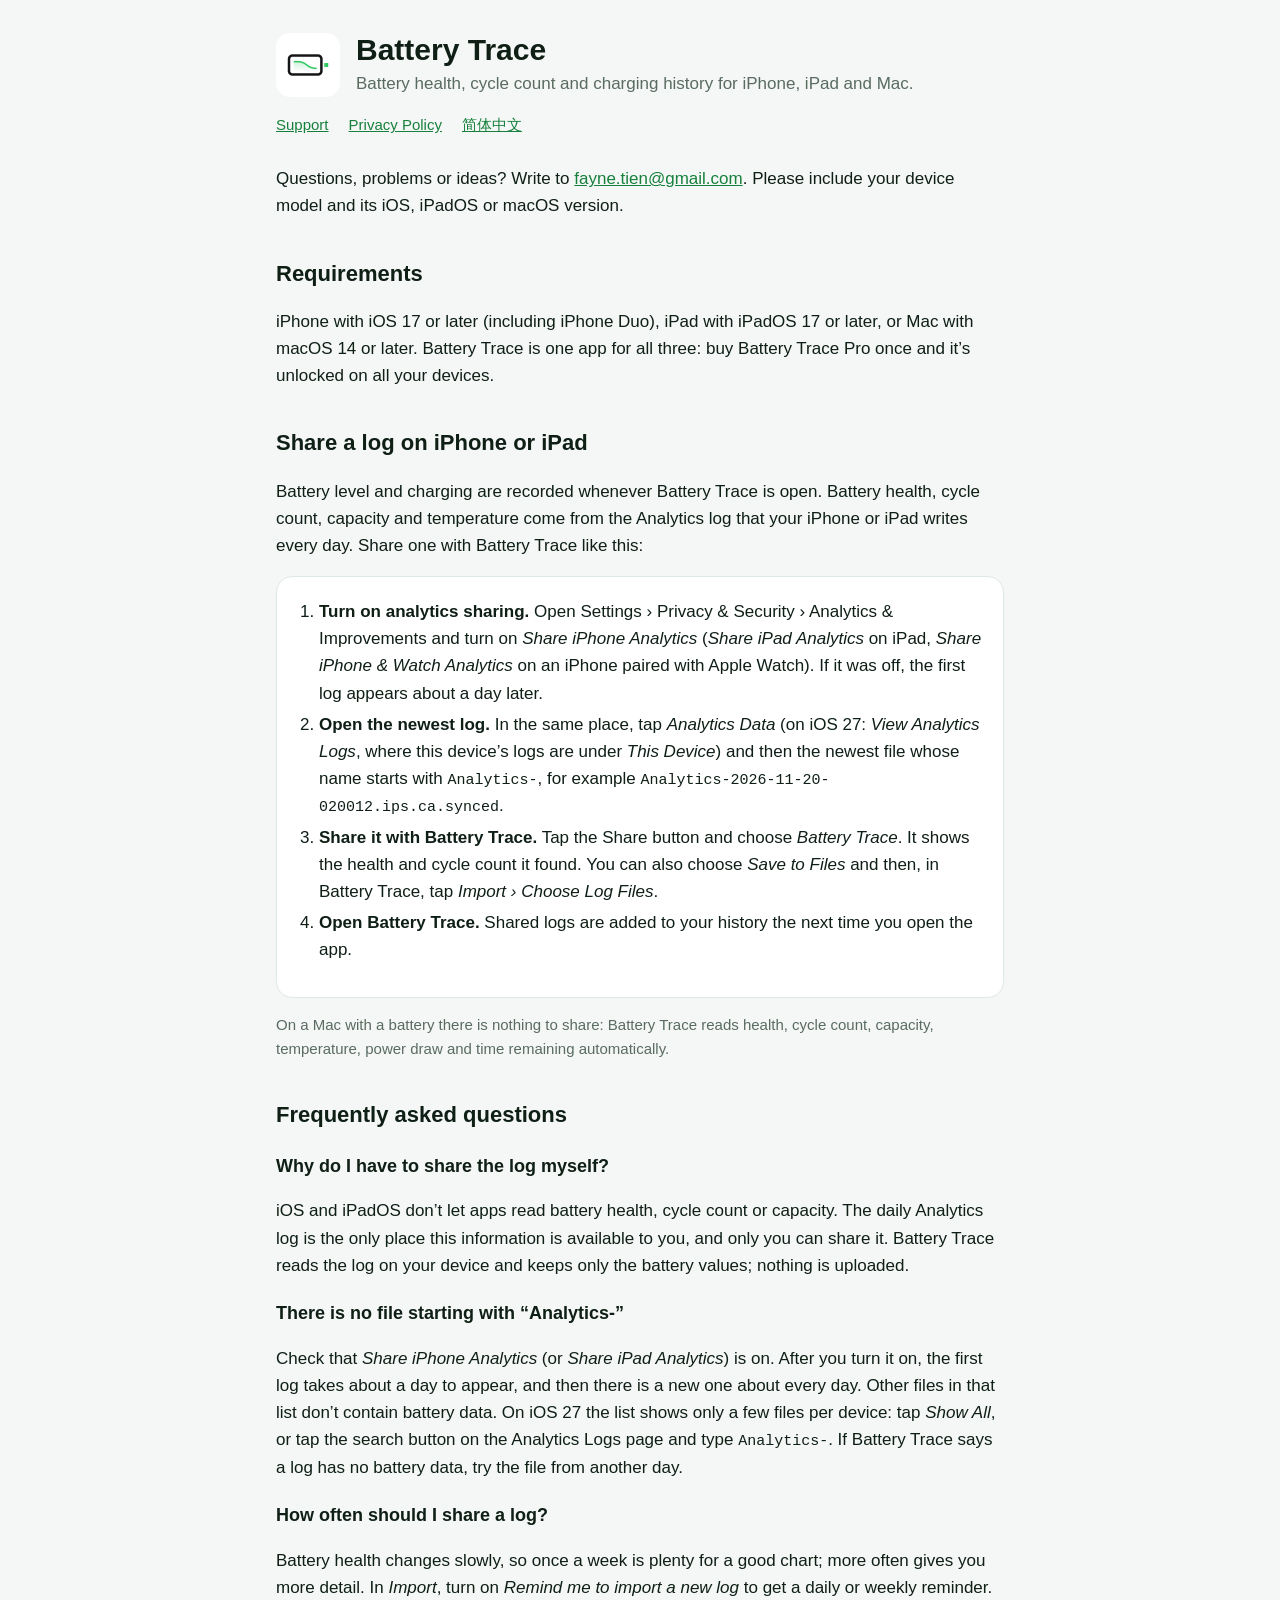
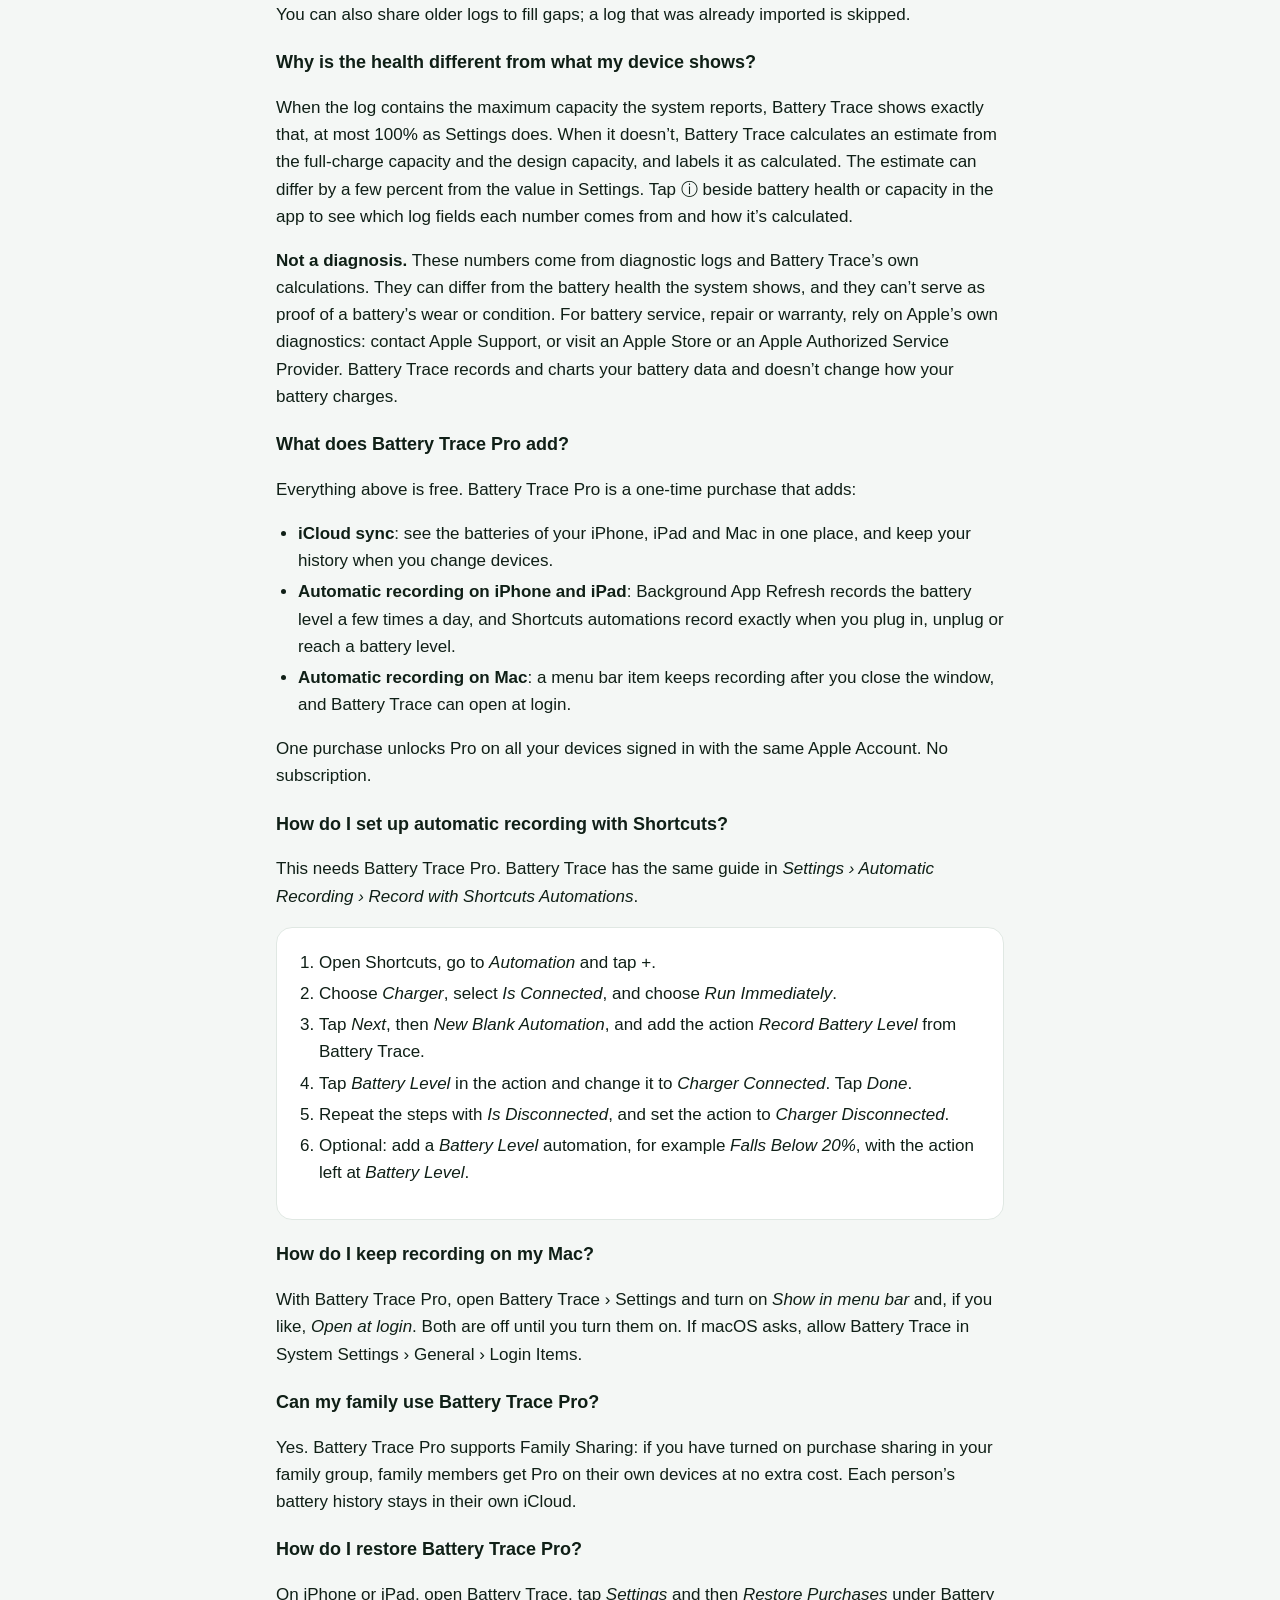
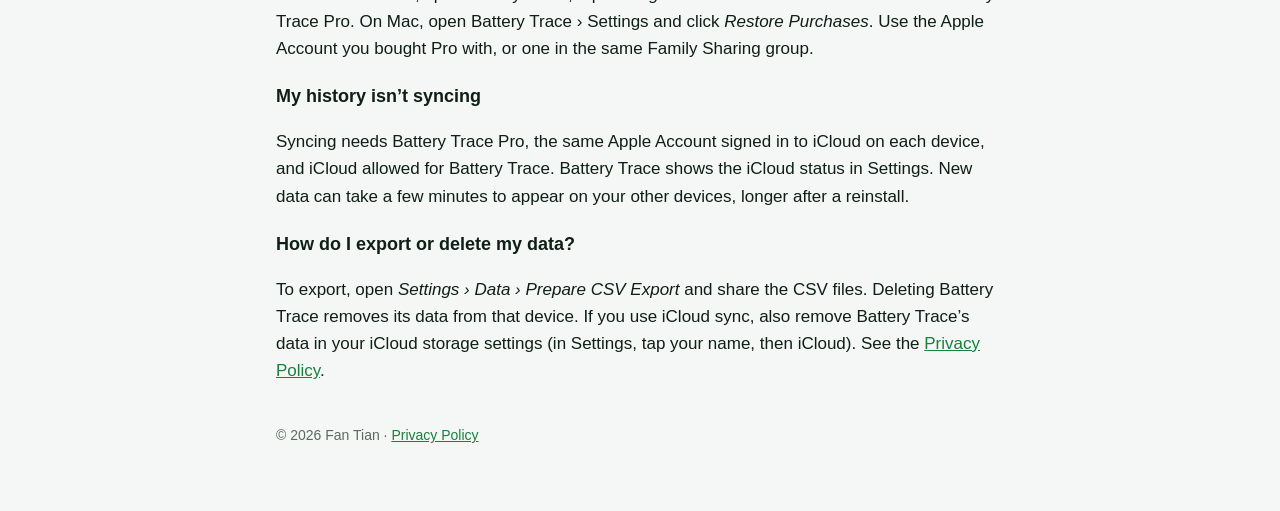
<file: index.html>
<!doctype html>
<html lang="en">
<head>
  <meta charset="utf-8">
  <meta name="viewport" content="width=device-width, initial-scale=1">
  <title>Battery Trace Support</title>
  <meta name="description" content="Help for Battery Trace, the battery health and charging history app for iPhone, iPad and Mac.">
  <link rel="stylesheet" href="style.css">
  <link rel="icon" href="icon.png" type="image/png">
  <link rel="alternate" hreflang="zh-Hans" href="zh-Hans/index.html">
</head>
<body>
<main>
  <header>
    <img src="icon.png" alt="">
    <div>
      <h1>Battery Trace</h1>
      <p>Battery health, cycle count and charging history for iPhone, iPad and Mac.</p>
    </div>
  </header>
  <nav>
    <a href="index.html">Support</a>
    <a href="privacy.html">Privacy Policy</a>
    <a href="zh-Hans/index.html">简体中文</a>
  </nav>

  <p>Questions, problems or ideas? Write to <a href="mailto:fayne.tien@gmail.com">fayne.tien@gmail.com</a>. Please include your device model and its iOS, iPadOS or macOS version.</p>

  <h2>Requirements</h2>
  <p>iPhone with iOS 17 or later (including iPhone Duo), iPad with iPadOS 17 or later, or Mac with macOS 14 or later. Battery Trace is one app for all three: buy Battery Trace Pro once and it’s unlocked on all your devices.</p>

  <h2>Share a log on iPhone or iPad</h2>
  <p>Battery level and charging are recorded whenever Battery Trace is open. Battery health, cycle count, capacity and temperature come from the Analytics log that your iPhone or iPad writes every day. Share one with Battery Trace like this:</p>
  <section>
    <ol>
      <li><strong>Turn on analytics sharing.</strong> Open Settings › Privacy &amp; Security › Analytics &amp; Improvements and turn on <em>Share iPhone Analytics</em> (<em>Share iPad Analytics</em> on iPad, <em>Share iPhone &amp; Watch Analytics</em> on an iPhone paired with Apple Watch). If it was off, the first log appears about a day later.</li>
      <li><strong>Open the newest log.</strong> In the same place, tap <em>Analytics Data</em> (on iOS 27: <em>View Analytics Logs</em>, where this device’s logs are under <em>This Device</em>) and then the newest file whose name starts with <code>Analytics-</code>, for example <code>Analytics-2026-11-20-020012.ips.ca.synced</code>.</li>
      <li><strong>Share it with Battery Trace.</strong> Tap the Share button and choose <em>Battery Trace</em>. It shows the health and cycle count it found. You can also choose <em>Save to Files</em> and then, in Battery Trace, tap <em>Import › Choose Log Files</em>.</li>
      <li><strong>Open Battery Trace.</strong> Shared logs are added to your history the next time you open the app.</li>
    </ol>
  </section>
  <p class="muted">On a Mac with a battery there is nothing to share: Battery Trace reads health, cycle count, capacity, temperature, power draw and time remaining automatically.</p>

  <h2>Frequently asked questions</h2>

  <h3>Why do I have to share the log myself?</h3>
  <p>iOS and iPadOS don’t let apps read battery health, cycle count or capacity. The daily Analytics log is the only place this information is available to you, and only you can share it. Battery Trace reads the log on your device and keeps only the battery values; nothing is uploaded.</p>

  <h3>There is no file starting with “Analytics-”</h3>
  <p>Check that <em>Share iPhone Analytics</em> (or <em>Share iPad Analytics</em>) is on. After you turn it on, the first log takes about a day to appear, and then there is a new one about every day. Other files in that list don’t contain battery data. On iOS 27 the list shows only a few files per device: tap <em>Show All</em>, or tap the search button on the Analytics Logs page and type <code>Analytics-</code>. If Battery Trace says a log has no battery data, try the file from another day.</p>

  <h3>How often should I share a log?</h3>
  <p>Battery health changes slowly, so once a week is plenty for a good chart; more often gives you more detail. In <em>Import</em>, turn on <em>Remind me to import a new log</em> to get a daily or weekly reminder. You can also share older logs to fill gaps; a log that was already imported is skipped.</p>

  <h3>Why is the health different from what my device shows?</h3>
  <p>When the log contains the maximum capacity the system reports, Battery Trace shows exactly that, at most 100% as Settings does. When it doesn’t, Battery Trace calculates an estimate from the full-charge capacity and the design capacity, and labels it as calculated. The estimate can differ by a few percent from the value in Settings. Tap ⓘ beside battery health or capacity in the app to see which log fields each number comes from and how it’s calculated.</p>
  <p><strong>Not a diagnosis.</strong> These numbers come from diagnostic logs and Battery Trace’s own calculations. They can differ from the battery health the system shows, and they can’t serve as proof of a battery’s wear or condition. For battery service, repair or warranty, rely on Apple’s own diagnostics: contact Apple Support, or visit an Apple Store or an Apple Authorized Service Provider. Battery Trace records and charts your battery data and doesn’t change how your battery charges.</p>

  <h3>What does Battery Trace Pro add?</h3>
  <p>Everything above is free. Battery Trace Pro is a one-time purchase that adds:</p>
  <ul>
    <li><strong>iCloud sync</strong>: see the batteries of your iPhone, iPad and Mac in one place, and keep your history when you change devices.</li>
    <li><strong>Automatic recording on iPhone and iPad</strong>: Background App Refresh records the battery level a few times a day, and Shortcuts automations record exactly when you plug in, unplug or reach a battery level.</li>
    <li><strong>Automatic recording on Mac</strong>: a menu bar item keeps recording after you close the window, and Battery Trace can open at login.</li>
  </ul>
  <p>One purchase unlocks Pro on all your devices signed in with the same Apple Account. No subscription.</p>

  <h3>How do I set up automatic recording with Shortcuts?</h3>
  <p>This needs Battery Trace Pro. Battery Trace has the same guide in <em>Settings › Automatic Recording › Record with Shortcuts Automations</em>.</p>
  <section>
    <ol>
      <li>Open Shortcuts, go to <em>Automation</em> and tap +.</li>
      <li>Choose <em>Charger</em>, select <em>Is Connected</em>, and choose <em>Run Immediately</em>.</li>
      <li>Tap <em>Next</em>, then <em>New Blank Automation</em>, and add the action <em>Record Battery Level</em> from Battery Trace.</li>
      <li>Tap <em>Battery Level</em> in the action and change it to <em>Charger Connected</em>. Tap <em>Done</em>.</li>
      <li>Repeat the steps with <em>Is Disconnected</em>, and set the action to <em>Charger Disconnected</em>.</li>
      <li>Optional: add a <em>Battery Level</em> automation, for example <em>Falls Below 20%</em>, with the action left at <em>Battery Level</em>.</li>
    </ol>
  </section>

  <h3>How do I keep recording on my Mac?</h3>
  <p>With Battery Trace Pro, open Battery Trace › Settings and turn on <em>Show in menu bar</em> and, if you like, <em>Open at login</em>. Both are off until you turn them on. If macOS asks, allow Battery Trace in System Settings › General › Login Items.</p>

  <h3>Can my family use Battery Trace Pro?</h3>
  <p>Yes. Battery Trace Pro supports Family Sharing: if you have turned on purchase sharing in your family group, family members get Pro on their own devices at no extra cost. Each person’s battery history stays in their own iCloud.</p>

  <h3>How do I restore Battery Trace Pro?</h3>
  <p>On iPhone or iPad, open Battery Trace, tap <em>Settings</em> and then <em>Restore Purchases</em> under Battery Trace Pro. On Mac, open Battery Trace › Settings and click <em>Restore Purchases</em>. Use the Apple Account you bought Pro with, or one in the same Family Sharing group.</p>

  <h3>My history isn’t syncing</h3>
  <p>Syncing needs Battery Trace Pro, the same Apple Account signed in to iCloud on each device, and iCloud allowed for Battery Trace. Battery Trace shows the iCloud status in Settings. New data can take a few minutes to appear on your other devices, longer after a reinstall.</p>

  <h3>How do I export or delete my data?</h3>
  <p>To export, open <em>Settings › Data › Prepare CSV Export</em> and share the CSV files. Deleting Battery Trace removes its data from that device. If you use iCloud sync, also remove Battery Trace’s data in your iCloud storage settings (in Settings, tap your name, then iCloud). See the <a href="privacy.html">Privacy Policy</a>.</p>

  <footer>© 2026 Fan Tian · <a href="privacy.html">Privacy Policy</a></footer>
</main>
</body>
</html>
</file>
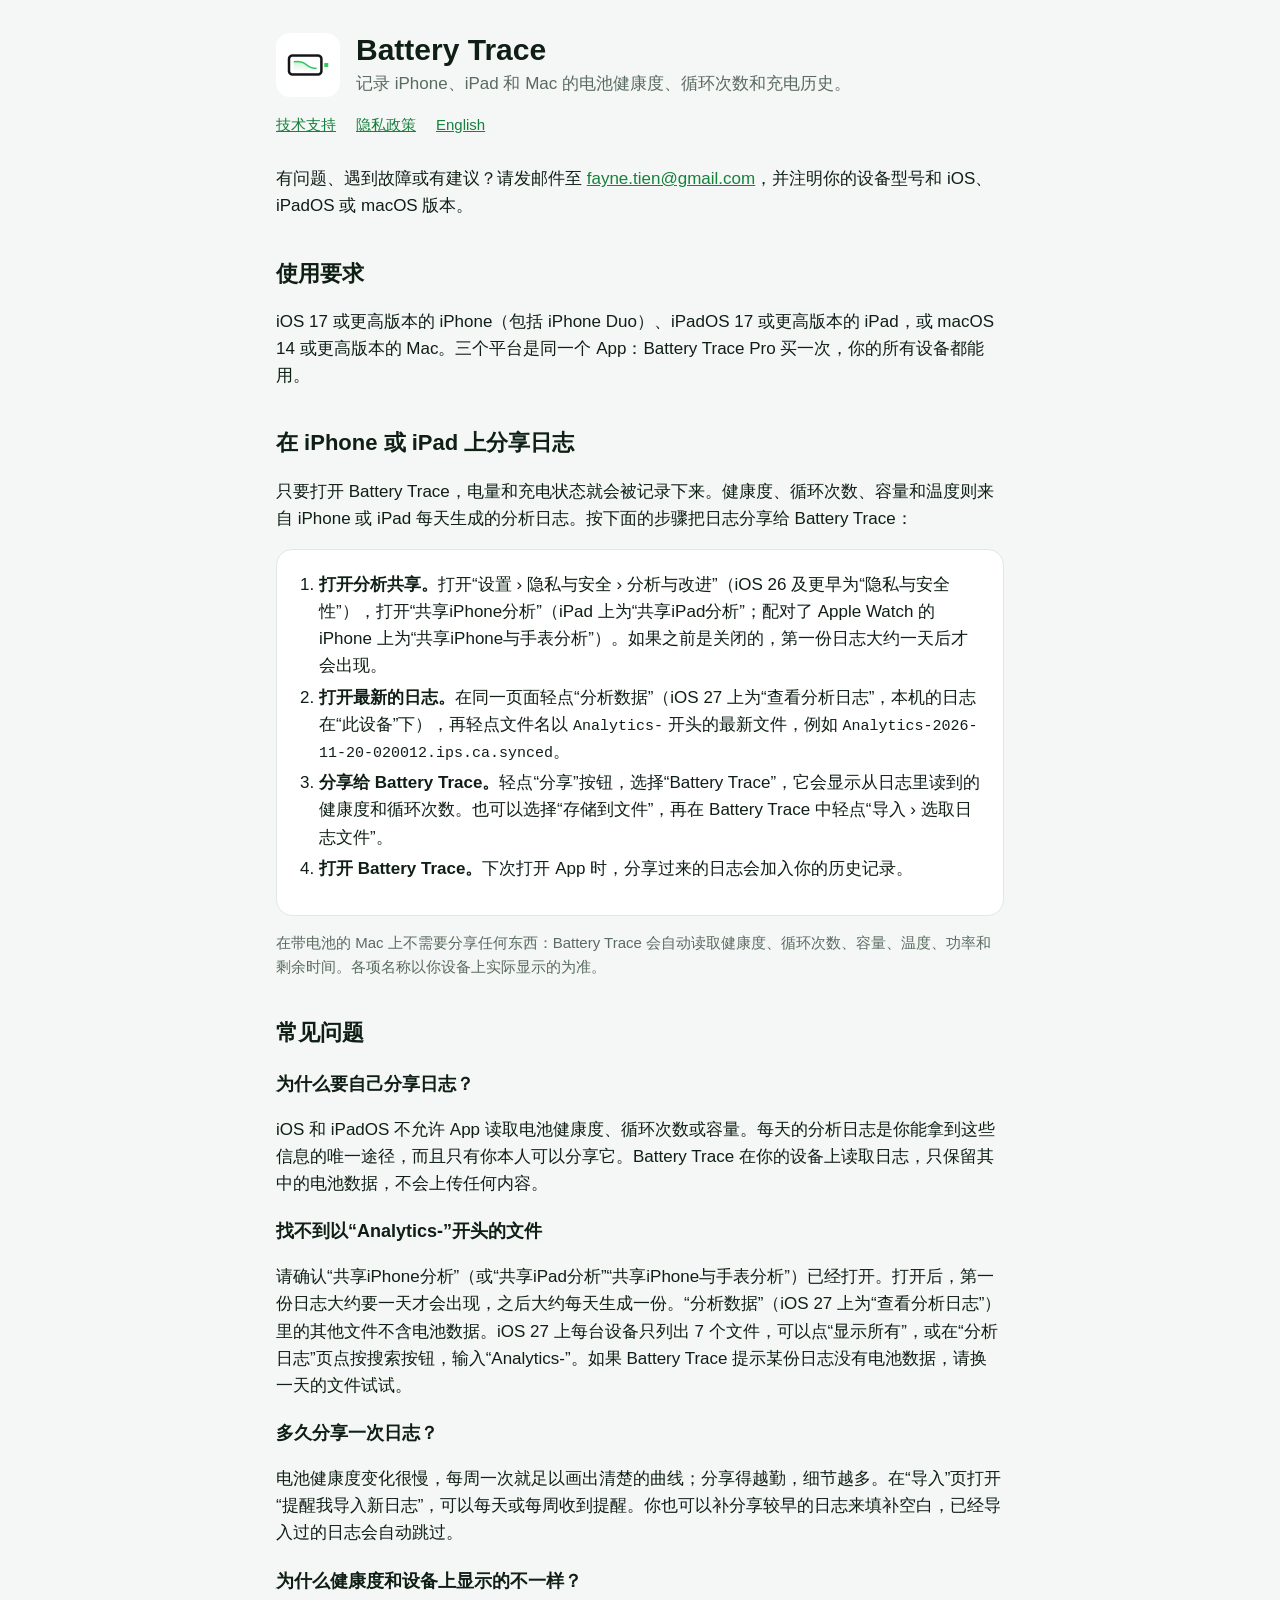
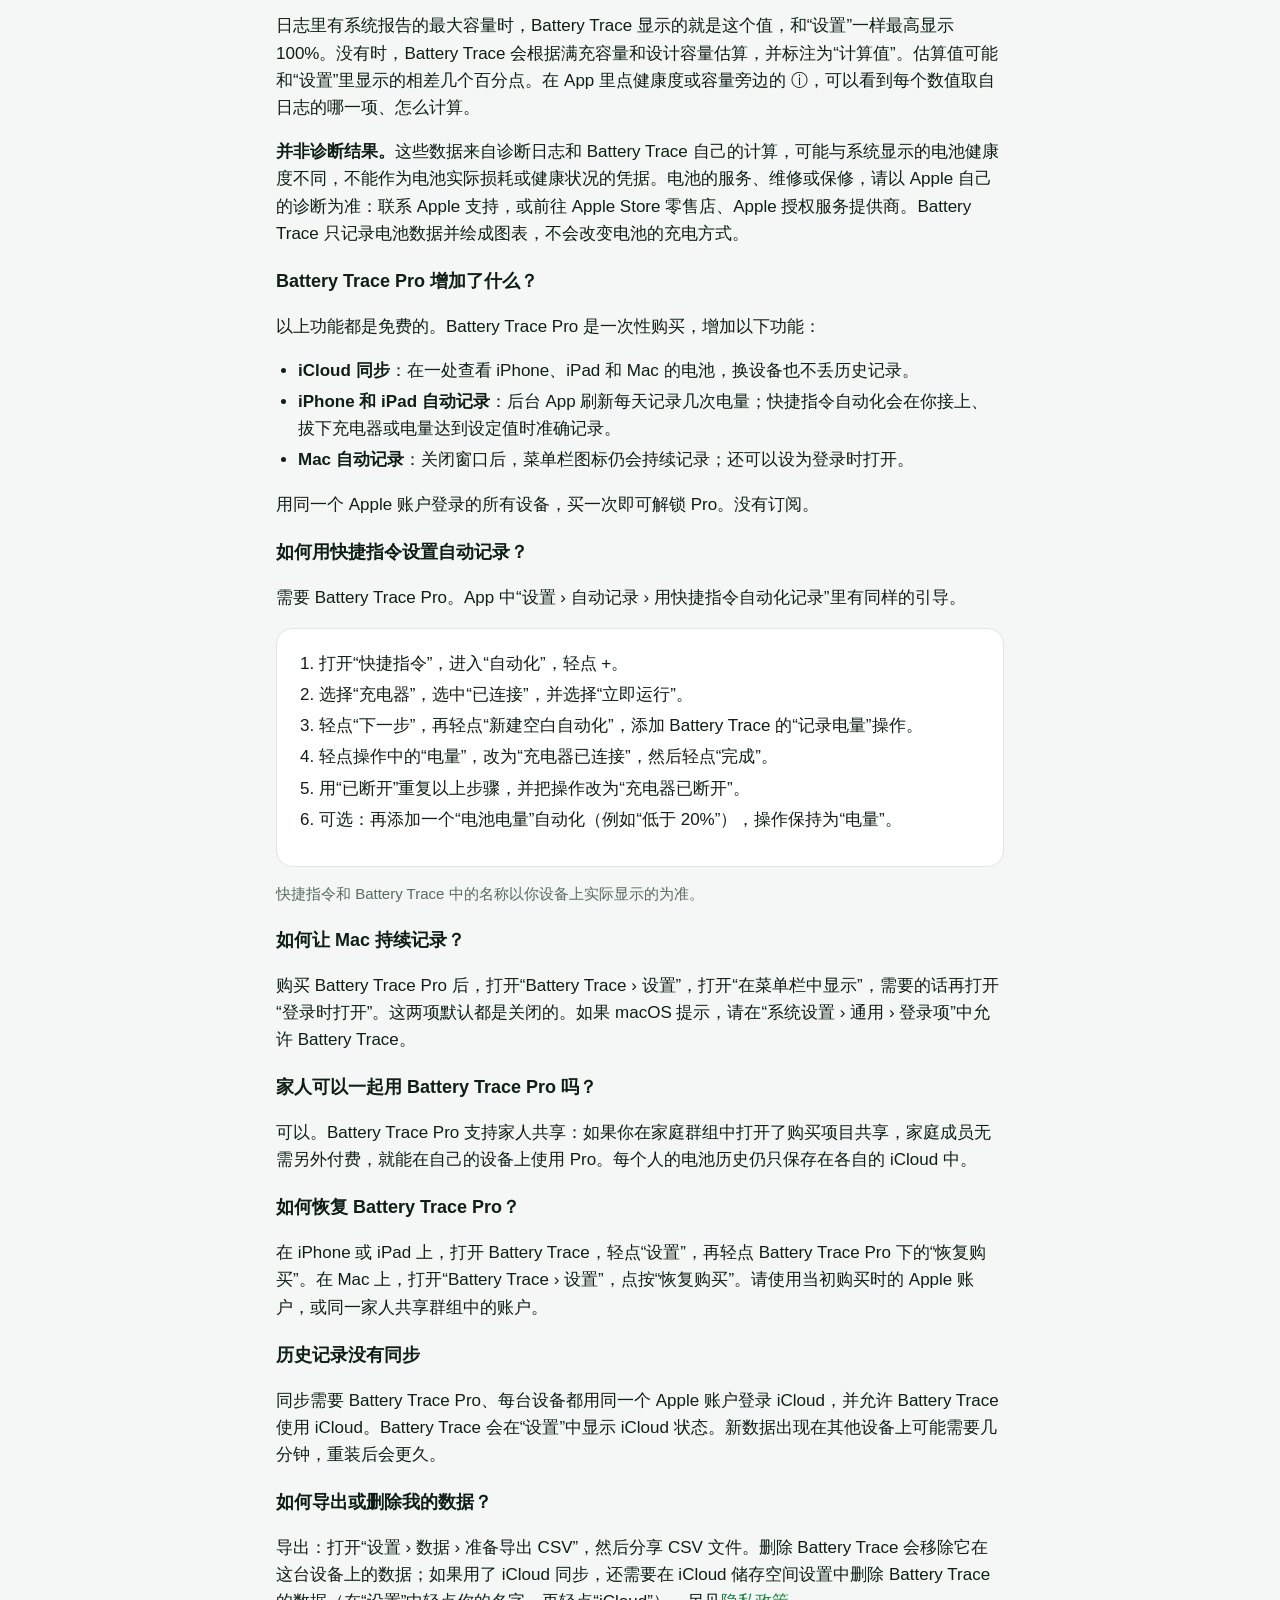
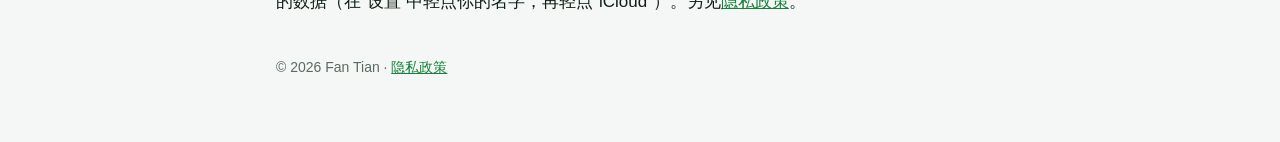
<file: zh-Hans/index.html>
<!doctype html>
<html lang="zh-Hans">
<head>
  <meta charset="utf-8">
  <meta name="viewport" content="width=device-width, initial-scale=1">
  <title>Battery Trace 技术支持</title>
  <meta name="description" content="Battery Trace 帮助：iPhone、iPad 和 Mac 的电池健康度与充电记录 App。">
  <link rel="stylesheet" href="../style.css">
  <link rel="icon" href="../icon.png" type="image/png">
  <link rel="alternate" hreflang="en" href="../index.html">
</head>
<body>
<main>
  <header>
    <img src="../icon.png" alt="">
    <div>
      <h1>Battery Trace</h1>
      <p>记录 iPhone、iPad 和 Mac 的电池健康度、循环次数和充电历史。</p>
    </div>
  </header>
  <nav>
    <a href="index.html">技术支持</a>
    <a href="privacy.html">隐私政策</a>
    <a href="../index.html">English</a>
  </nav>

  <p>有问题、遇到故障或有建议？请发邮件至 <a href="mailto:fayne.tien@gmail.com">fayne.tien@gmail.com</a>，并注明你的设备型号和 iOS、iPadOS 或 macOS 版本。</p>

  <h2>使用要求</h2>
  <p>iOS 17 或更高版本的 iPhone（包括 iPhone Duo）、iPadOS 17 或更高版本的 iPad，或 macOS 14 或更高版本的 Mac。三个平台是同一个 App：Battery Trace Pro 买一次，你的所有设备都能用。</p>

  <h2>在 iPhone 或 iPad 上分享日志</h2>
  <p>只要打开 Battery Trace，电量和充电状态就会被记录下来。健康度、循环次数、容量和温度则来自 iPhone 或 iPad 每天生成的分析日志。按下面的步骤把日志分享给 Battery Trace：</p>
  <section>
    <ol>
      <li><strong>打开分析共享。</strong>打开“设置 › 隐私与安全 › 分析与改进”（iOS 26 及更早为“隐私与安全性”），打开“共享iPhone分析”（iPad 上为“共享iPad分析”；配对了 Apple Watch 的 iPhone 上为“共享iPhone与手表分析”）。如果之前是关闭的，第一份日志大约一天后才会出现。</li>
      <li><strong>打开最新的日志。</strong>在同一页面轻点“分析数据”（iOS 27 上为“查看分析日志”，本机的日志在“此设备”下），再轻点文件名以 <code>Analytics-</code> 开头的最新文件，例如 <code>Analytics-2026-11-20-020012.ips.ca.synced</code>。</li>
      <li><strong>分享给 Battery Trace。</strong>轻点“分享”按钮，选择“Battery Trace”，它会显示从日志里读到的健康度和循环次数。也可以选择“存储到文件”，再在 Battery Trace 中轻点“导入 › 选取日志文件”。</li>
      <li><strong>打开 Battery Trace。</strong>下次打开 App 时，分享过来的日志会加入你的历史记录。</li>
    </ol>
  </section>
  <p class="muted">在带电池的 Mac 上不需要分享任何东西：Battery Trace 会自动读取健康度、循环次数、容量、温度、功率和剩余时间。各项名称以你设备上实际显示的为准。</p>

  <h2>常见问题</h2>

  <h3>为什么要自己分享日志？</h3>
  <p>iOS 和 iPadOS 不允许 App 读取电池健康度、循环次数或容量。每天的分析日志是你能拿到这些信息的唯一途径，而且只有你本人可以分享它。Battery Trace 在你的设备上读取日志，只保留其中的电池数据，不会上传任何内容。</p>

  <h3>找不到以“Analytics-”开头的文件</h3>
  <p>请确认“共享iPhone分析”（或“共享iPad分析”“共享iPhone与手表分析”）已经打开。打开后，第一份日志大约要一天才会出现，之后大约每天生成一份。“分析数据”（iOS 27 上为“查看分析日志”）里的其他文件不含电池数据。iOS 27 上每台设备只列出 7 个文件，可以点“显示所有”，或在“分析日志”页点按搜索按钮，输入“Analytics-”。如果 Battery Trace 提示某份日志没有电池数据，请换一天的文件试试。</p>

  <h3>多久分享一次日志？</h3>
  <p>电池健康度变化很慢，每周一次就足以画出清楚的曲线；分享得越勤，细节越多。在“导入”页打开“提醒我导入新日志”，可以每天或每周收到提醒。你也可以补分享较早的日志来填补空白，已经导入过的日志会自动跳过。</p>

  <h3>为什么健康度和设备上显示的不一样？</h3>
  <p>日志里有系统报告的最大容量时，Battery Trace 显示的就是这个值，和“设置”一样最高显示 100%。没有时，Battery Trace 会根据满充容量和设计容量估算，并标注为“计算值”。估算值可能和“设置”里显示的相差几个百分点。在 App 里点健康度或容量旁边的 ⓘ，可以看到每个数值取自日志的哪一项、怎么计算。</p>
  <p><strong>并非诊断结果。</strong>这些数据来自诊断日志和 Battery Trace 自己的计算，可能与系统显示的电池健康度不同，不能作为电池实际损耗或健康状况的凭据。电池的服务、维修或保修，请以 Apple 自己的诊断为准：联系 Apple 支持，或前往 Apple Store 零售店、Apple 授权服务提供商。Battery Trace 只记录电池数据并绘成图表，不会改变电池的充电方式。</p>

  <h3>Battery Trace Pro 增加了什么？</h3>
  <p>以上功能都是免费的。Battery Trace Pro 是一次性购买，增加以下功能：</p>
  <ul>
    <li><strong>iCloud 同步</strong>：在一处查看 iPhone、iPad 和 Mac 的电池，换设备也不丢历史记录。</li>
    <li><strong>iPhone 和 iPad 自动记录</strong>：后台 App 刷新每天记录几次电量；快捷指令自动化会在你接上、拔下充电器或电量达到设定值时准确记录。</li>
    <li><strong>Mac 自动记录</strong>：关闭窗口后，菜单栏图标仍会持续记录；还可以设为登录时打开。</li>
  </ul>
  <p>用同一个 Apple 账户登录的所有设备，买一次即可解锁 Pro。没有订阅。</p>

  <h3>如何用快捷指令设置自动记录？</h3>
  <p>需要 Battery Trace Pro。App 中“设置 › 自动记录 › 用快捷指令自动化记录”里有同样的引导。</p>
  <section>
    <ol>
      <li>打开“快捷指令”，进入“自动化”，轻点 +。</li>
      <li>选择“充电器”，选中“已连接”，并选择“立即运行”。</li>
      <li>轻点“下一步”，再轻点“新建空白自动化”，添加 Battery Trace 的“记录电量”操作。</li>
      <li>轻点操作中的“电量”，改为“充电器已连接”，然后轻点“完成”。</li>
      <li>用“已断开”重复以上步骤，并把操作改为“充电器已断开”。</li>
      <li>可选：再添加一个“电池电量”自动化（例如“低于 20%”），操作保持为“电量”。</li>
    </ol>
  </section>
  <p class="muted">快捷指令和 Battery Trace 中的名称以你设备上实际显示的为准。</p>

  <h3>如何让 Mac 持续记录？</h3>
  <p>购买 Battery Trace Pro 后，打开“Battery Trace › 设置”，打开“在菜单栏中显示”，需要的话再打开“登录时打开”。这两项默认都是关闭的。如果 macOS 提示，请在“系统设置 › 通用 › 登录项”中允许 Battery Trace。</p>

  <h3>家人可以一起用 Battery Trace Pro 吗？</h3>
  <p>可以。Battery Trace Pro 支持家人共享：如果你在家庭群组中打开了购买项目共享，家庭成员无需另外付费，就能在自己的设备上使用 Pro。每个人的电池历史仍只保存在各自的 iCloud 中。</p>

  <h3>如何恢复 Battery Trace Pro？</h3>
  <p>在 iPhone 或 iPad 上，打开 Battery Trace，轻点“设置”，再轻点 Battery Trace Pro 下的“恢复购买”。在 Mac 上，打开“Battery Trace › 设置”，点按“恢复购买”。请使用当初购买时的 Apple 账户，或同一家人共享群组中的账户。</p>

  <h3>历史记录没有同步</h3>
  <p>同步需要 Battery Trace Pro、每台设备都用同一个 Apple 账户登录 iCloud，并允许 Battery Trace 使用 iCloud。Battery Trace 会在“设置”中显示 iCloud 状态。新数据出现在其他设备上可能需要几分钟，重装后会更久。</p>

  <h3>如何导出或删除我的数据？</h3>
  <p>导出：打开“设置 › 数据 › 准备导出 CSV”，然后分享 CSV 文件。删除 Battery Trace 会移除它在这台设备上的数据；如果用了 iCloud 同步，还需要在 iCloud 储存空间设置中删除 Battery Trace 的数据（在“设置”中轻点你的名字，再轻点“iCloud”）。另见<a href="privacy.html">隐私政策</a>。</p>

  <footer>© 2026 Fan Tian · <a href="privacy.html">隐私政策</a></footer>
</main>
</body>
</html>
</file>
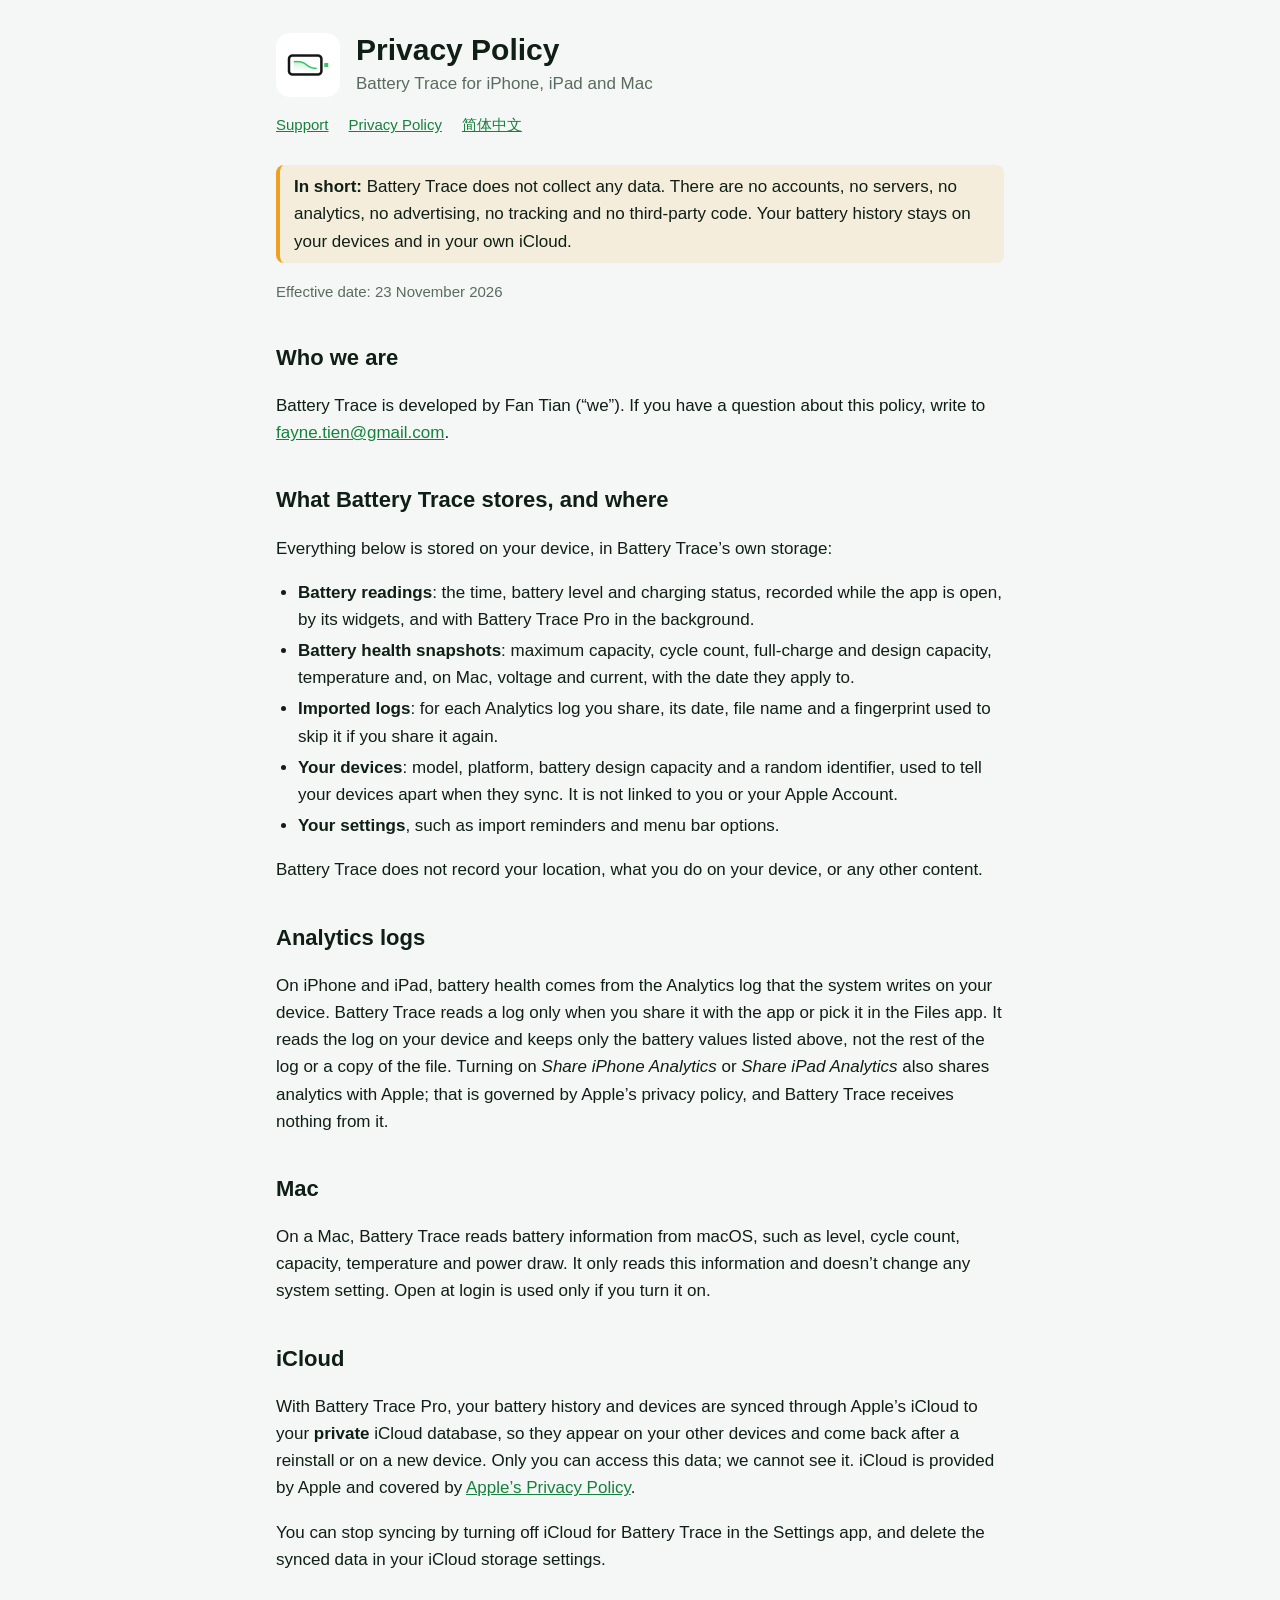
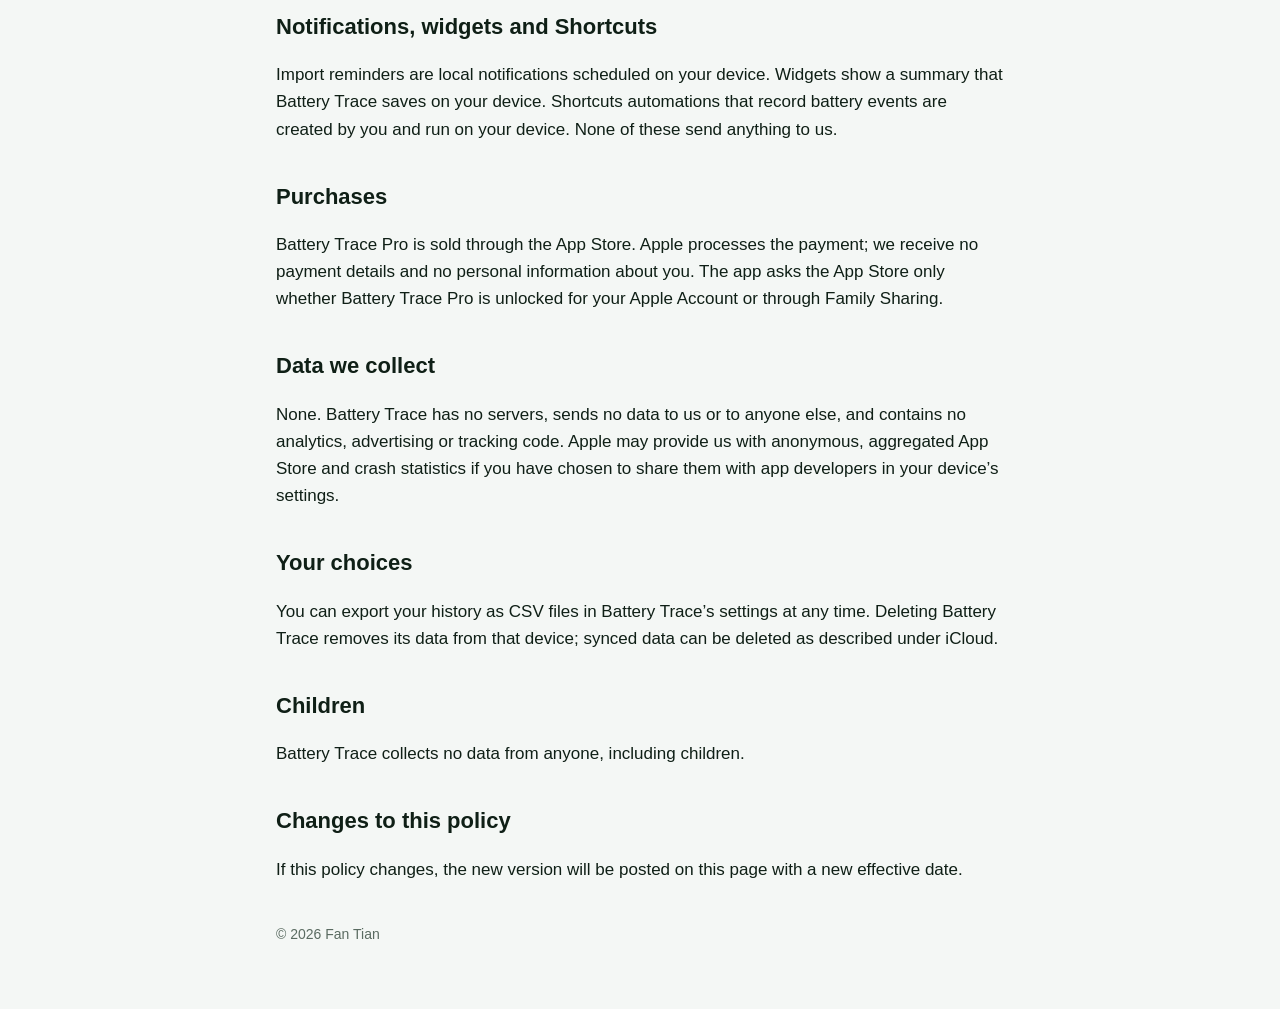
<file: privacy.html>
<!doctype html>
<html lang="en">
<head>
  <meta charset="utf-8">
  <meta name="viewport" content="width=device-width, initial-scale=1">
  <title>Battery Trace Privacy Policy</title>
  <link rel="stylesheet" href="style.css">
  <link rel="icon" href="icon.png" type="image/png">
  <link rel="alternate" hreflang="zh-Hans" href="zh-Hans/privacy.html">
</head>
<body>
<main>
  <header>
    <img src="icon.png" alt="">
    <div>
      <h1>Privacy Policy</h1>
      <p>Battery Trace for iPhone, iPad and Mac</p>
    </div>
  </header>
  <nav>
    <a href="index.html">Support</a>
    <a href="privacy.html">Privacy Policy</a>
    <a href="zh-Hans/privacy.html">简体中文</a>
  </nav>

  <p class="highlight"><strong>In short:</strong> Battery Trace does not collect any data. There are no accounts, no servers, no analytics, no advertising, no tracking and no third-party code. Your battery history stays on your devices and in your own iCloud.</p>

  <p class="muted">Effective date: 23 November 2026</p>

  <h2>Who we are</h2>
  <p>Battery Trace is developed by Fan Tian (“we”). If you have a question about this policy, write to <a href="mailto:fayne.tien@gmail.com">fayne.tien@gmail.com</a>.</p>

  <h2>What Battery Trace stores, and where</h2>
  <p>Everything below is stored on your device, in Battery Trace’s own storage:</p>
  <ul>
    <li><strong>Battery readings</strong>: the time, battery level and charging status, recorded while the app is open, by its widgets, and with Battery Trace Pro in the background.</li>
    <li><strong>Battery health snapshots</strong>: maximum capacity, cycle count, full-charge and design capacity, temperature and, on Mac, voltage and current, with the date they apply to.</li>
    <li><strong>Imported logs</strong>: for each Analytics log you share, its date, file name and a fingerprint used to skip it if you share it again.</li>
    <li><strong>Your devices</strong>: model, platform, battery design capacity and a random identifier, used to tell your devices apart when they sync. It is not linked to you or your Apple Account.</li>
    <li><strong>Your settings</strong>, such as import reminders and menu bar options.</li>
  </ul>
  <p>Battery Trace does not record your location, what you do on your device, or any other content.</p>

  <h2>Analytics logs</h2>
  <p>On iPhone and iPad, battery health comes from the Analytics log that the system writes on your device. Battery Trace reads a log only when you share it with the app or pick it in the Files app. It reads the log on your device and keeps only the battery values listed above, not the rest of the log or a copy of the file. Turning on <em>Share iPhone Analytics</em> or <em>Share iPad Analytics</em> also shares analytics with Apple; that is governed by Apple’s privacy policy, and Battery Trace receives nothing from it.</p>

  <h2>Mac</h2>
  <p>On a Mac, Battery Trace reads battery information from macOS, such as level, cycle count, capacity, temperature and power draw. It only reads this information and doesn’t change any system setting. Open at login is used only if you turn it on.</p>

  <h2>iCloud</h2>
  <p>With Battery Trace Pro, your battery history and devices are synced through Apple’s iCloud to your <strong>private</strong> iCloud database, so they appear on your other devices and come back after a reinstall or on a new device. Only you can access this data; we cannot see it. iCloud is provided by Apple and covered by <a href="https://www.apple.com/legal/privacy/">Apple’s Privacy Policy</a>.</p>
  <p>You can stop syncing by turning off iCloud for Battery Trace in the Settings app, and delete the synced data in your iCloud storage settings.</p>

  <h2>Notifications, widgets and Shortcuts</h2>
  <p>Import reminders are local notifications scheduled on your device. Widgets show a summary that Battery Trace saves on your device. Shortcuts automations that record battery events are created by you and run on your device. None of these send anything to us.</p>

  <h2>Purchases</h2>
  <p>Battery Trace Pro is sold through the App Store. Apple processes the payment; we receive no payment details and no personal information about you. The app asks the App Store only whether Battery Trace Pro is unlocked for your Apple Account or through Family Sharing.</p>

  <h2>Data we collect</h2>
  <p>None. Battery Trace has no servers, sends no data to us or to anyone else, and contains no analytics, advertising or tracking code. Apple may provide us with anonymous, aggregated App Store and crash statistics if you have chosen to share them with app developers in your device’s settings.</p>

  <h2>Your choices</h2>
  <p>You can export your history as CSV files in Battery Trace’s settings at any time. Deleting Battery Trace removes its data from that device; synced data can be deleted as described under iCloud.</p>

  <h2>Children</h2>
  <p>Battery Trace collects no data from anyone, including children.</p>

  <h2>Changes to this policy</h2>
  <p>If this policy changes, the new version will be posted on this page with a new effective date.</p>

  <footer>© 2026 Fan Tian</footer>
</main>
</body>
</html>
</file>
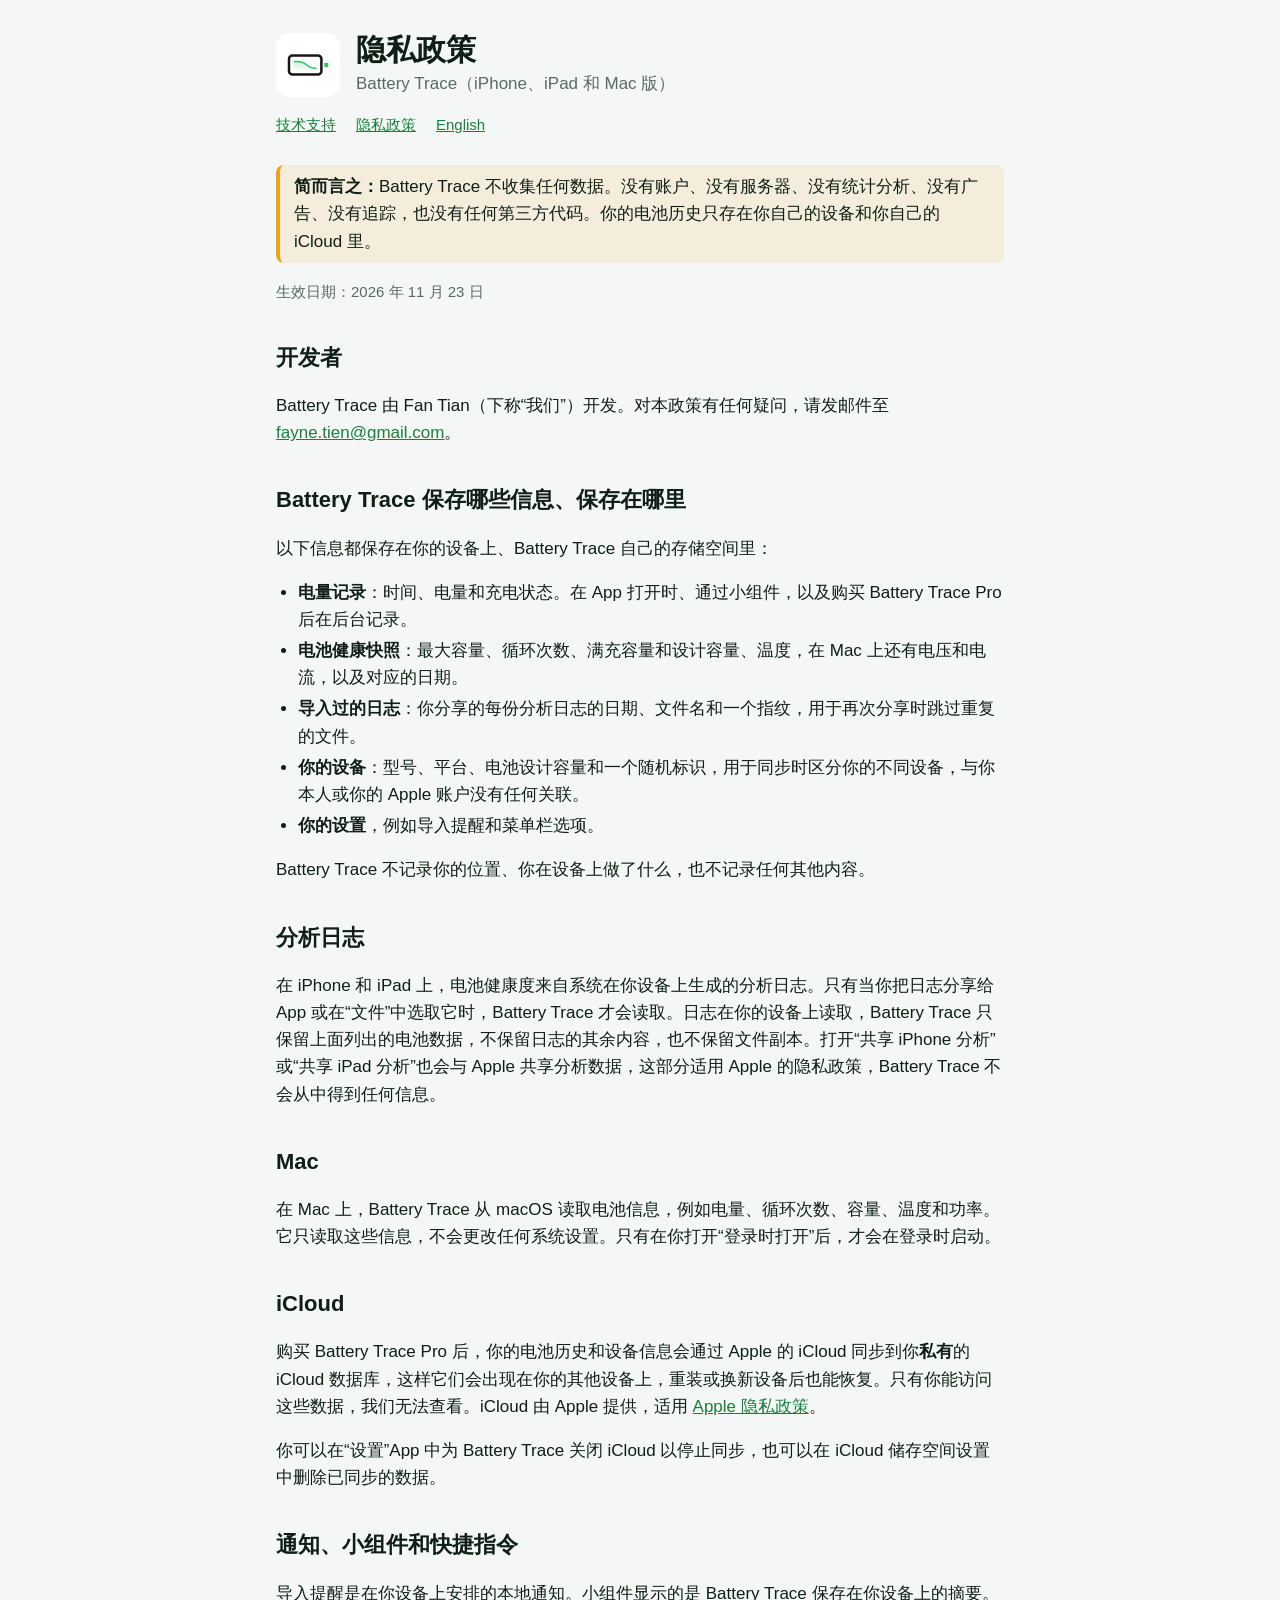
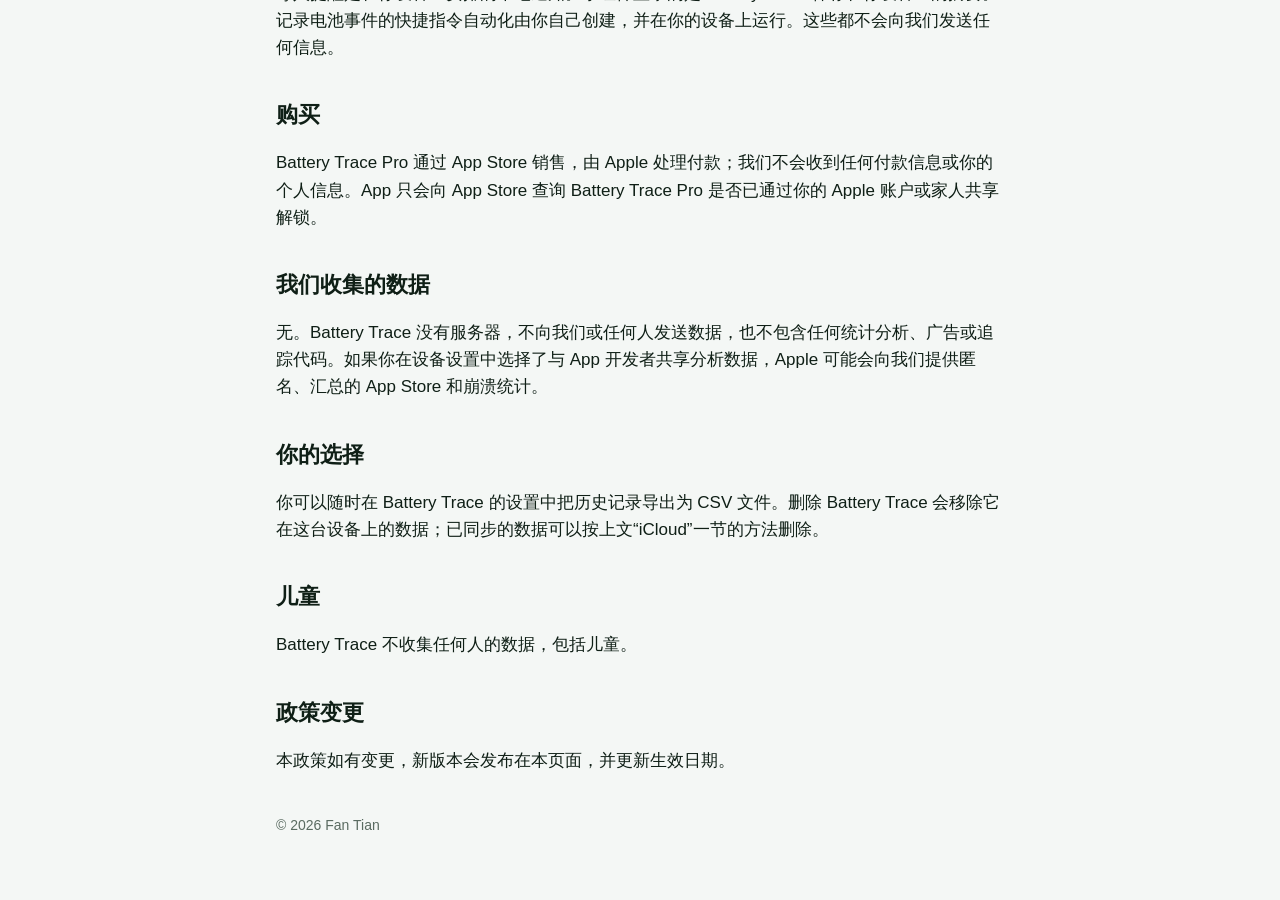
<file: zh-Hans/privacy.html>
<!doctype html>
<html lang="zh-Hans">
<head>
  <meta charset="utf-8">
  <meta name="viewport" content="width=device-width, initial-scale=1">
  <title>Battery Trace 隐私政策</title>
  <link rel="stylesheet" href="../style.css">
  <link rel="icon" href="../icon.png" type="image/png">
  <link rel="alternate" hreflang="en" href="../privacy.html">
</head>
<body>
<main>
  <header>
    <img src="../icon.png" alt="">
    <div>
      <h1>隐私政策</h1>
      <p>Battery Trace（iPhone、iPad 和 Mac 版）</p>
    </div>
  </header>
  <nav>
    <a href="index.html">技术支持</a>
    <a href="privacy.html">隐私政策</a>
    <a href="../privacy.html">English</a>
  </nav>

  <p class="highlight"><strong>简而言之：</strong>Battery Trace 不收集任何数据。没有账户、没有服务器、没有统计分析、没有广告、没有追踪，也没有任何第三方代码。你的电池历史只存在你自己的设备和你自己的 iCloud 里。</p>

  <p class="muted">生效日期：2026 年 11 月 23 日</p>

  <h2>开发者</h2>
  <p>Battery Trace 由 Fan Tian（下称“我们”）开发。对本政策有任何疑问，请发邮件至 <a href="mailto:fayne.tien@gmail.com">fayne.tien@gmail.com</a>。</p>

  <h2>Battery Trace 保存哪些信息、保存在哪里</h2>
  <p>以下信息都保存在你的设备上、Battery Trace 自己的存储空间里：</p>
  <ul>
    <li><strong>电量记录</strong>：时间、电量和充电状态。在 App 打开时、通过小组件，以及购买 Battery Trace Pro 后在后台记录。</li>
    <li><strong>电池健康快照</strong>：最大容量、循环次数、满充容量和设计容量、温度，在 Mac 上还有电压和电流，以及对应的日期。</li>
    <li><strong>导入过的日志</strong>：你分享的每份分析日志的日期、文件名和一个指纹，用于再次分享时跳过重复的文件。</li>
    <li><strong>你的设备</strong>：型号、平台、电池设计容量和一个随机标识，用于同步时区分你的不同设备，与你本人或你的 Apple 账户没有任何关联。</li>
    <li><strong>你的设置</strong>，例如导入提醒和菜单栏选项。</li>
  </ul>
  <p>Battery Trace 不记录你的位置、你在设备上做了什么，也不记录任何其他内容。</p>

  <h2>分析日志</h2>
  <p>在 iPhone 和 iPad 上，电池健康度来自系统在你设备上生成的分析日志。只有当你把日志分享给 App 或在“文件”中选取它时，Battery Trace 才会读取。日志在你的设备上读取，Battery Trace 只保留上面列出的电池数据，不保留日志的其余内容，也不保留文件副本。打开“共享 iPhone 分析”或“共享 iPad 分析”也会与 Apple 共享分析数据，这部分适用 Apple 的隐私政策，Battery Trace 不会从中得到任何信息。</p>

  <h2>Mac</h2>
  <p>在 Mac 上，Battery Trace 从 macOS 读取电池信息，例如电量、循环次数、容量、温度和功率。它只读取这些信息，不会更改任何系统设置。只有在你打开“登录时打开”后，才会在登录时启动。</p>

  <h2>iCloud</h2>
  <p>购买 Battery Trace Pro 后，你的电池历史和设备信息会通过 Apple 的 iCloud 同步到你<strong>私有</strong>的 iCloud 数据库，这样它们会出现在你的其他设备上，重装或换新设备后也能恢复。只有你能访问这些数据，我们无法查看。iCloud 由 Apple 提供，适用 <a href="https://www.apple.com/legal/privacy/">Apple 隐私政策</a>。</p>
  <p>你可以在“设置”App 中为 Battery Trace 关闭 iCloud 以停止同步，也可以在 iCloud 储存空间设置中删除已同步的数据。</p>

  <h2>通知、小组件和快捷指令</h2>
  <p>导入提醒是在你设备上安排的本地通知。小组件显示的是 Battery Trace 保存在你设备上的摘要。记录电池事件的快捷指令自动化由你自己创建，并在你的设备上运行。这些都不会向我们发送任何信息。</p>

  <h2>购买</h2>
  <p>Battery Trace Pro 通过 App Store 销售，由 Apple 处理付款；我们不会收到任何付款信息或你的个人信息。App 只会向 App Store 查询 Battery Trace Pro 是否已通过你的 Apple 账户或家人共享解锁。</p>

  <h2>我们收集的数据</h2>
  <p>无。Battery Trace 没有服务器，不向我们或任何人发送数据，也不包含任何统计分析、广告或追踪代码。如果你在设备设置中选择了与 App 开发者共享分析数据，Apple 可能会向我们提供匿名、汇总的 App Store 和崩溃统计。</p>

  <h2>你的选择</h2>
  <p>你可以随时在 Battery Trace 的设置中把历史记录导出为 CSV 文件。删除 Battery Trace 会移除它在这台设备上的数据；已同步的数据可以按上文“iCloud”一节的方法删除。</p>

  <h2>儿童</h2>
  <p>Battery Trace 不收集任何人的数据，包括儿童。</p>

  <h2>政策变更</h2>
  <p>本政策如有变更，新版本会发布在本页面，并更新生效日期。</p>

  <footer>© 2026 Fan Tian</footer>
</main>
</body>
</html>
</file>
<file: style.css>
:root {
  --bg: #f4f7f5;
  --card: #ffffff;
  --text: #0f1f16;
  --muted: #5a6b61;
  --accent: #17803d;
  --amber: #f0a020;
  --line: #e0e8e3;
}

@media (prefers-color-scheme: dark) {
  :root {
    --bg: #0a140e;
    --card: #122119;
    --text: #e8f2ec;
    --muted: #9db3a6;
    --accent: #5ad98a;
    --line: #203629;
  }
}

* { box-sizing: border-box; }

body {
  margin: 0;
  background: var(--bg);
  color: var(--text);
  font: 17px/1.6 -apple-system, BlinkMacSystemFont, "SF Pro Text", "PingFang SC", "Hiragino Sans", "Noto Sans", sans-serif;
  -webkit-text-size-adjust: 100%;
}

main {
  max-width: 760px;
  margin: 0 auto;
  padding: 32px 16px 64px;
}

header {
  display: flex;
  align-items: center;
  gap: 16px;
  margin-bottom: 8px;
}

header img {
  width: 64px;
  height: 64px;
  border-radius: 14px;
  flex: none;
}

header h1 {
  margin: 0;
  font-size: 30px;
  line-height: 1.2;
}

header p {
  margin: 2px 0 0;
  color: var(--muted);
}

nav {
  display: flex;
  flex-wrap: wrap;
  gap: 8px 20px;
  margin: 16px 0 28px;
  font-size: 15px;
}

a { color: var(--accent); }

h2 {
  margin: 36px 0 8px;
  font-size: 22px;
}

h3 {
  margin: 20px 0 4px;
  font-size: 18px;
}

section, .card {
  background: var(--card);
  border: 1px solid var(--line);
  border-radius: 16px;
  padding: 4px 20px 16px;
  margin-top: 16px;
}

ol, ul { padding-left: 22px; }
li { margin: 4px 0; }

code {
  font: 15px ui-monospace, "SF Mono", Menlo, monospace;
  overflow-wrap: anywhere;
}

.muted { color: var(--muted); font-size: 15px; }

.highlight {
  border-left: 4px solid var(--amber);
  padding: 8px 14px;
  background: color-mix(in srgb, var(--amber) 12%, transparent);
  border-radius: 8px;
}

footer {
  margin-top: 40px;
  color: var(--muted);
  font-size: 14px;
}
</file>
